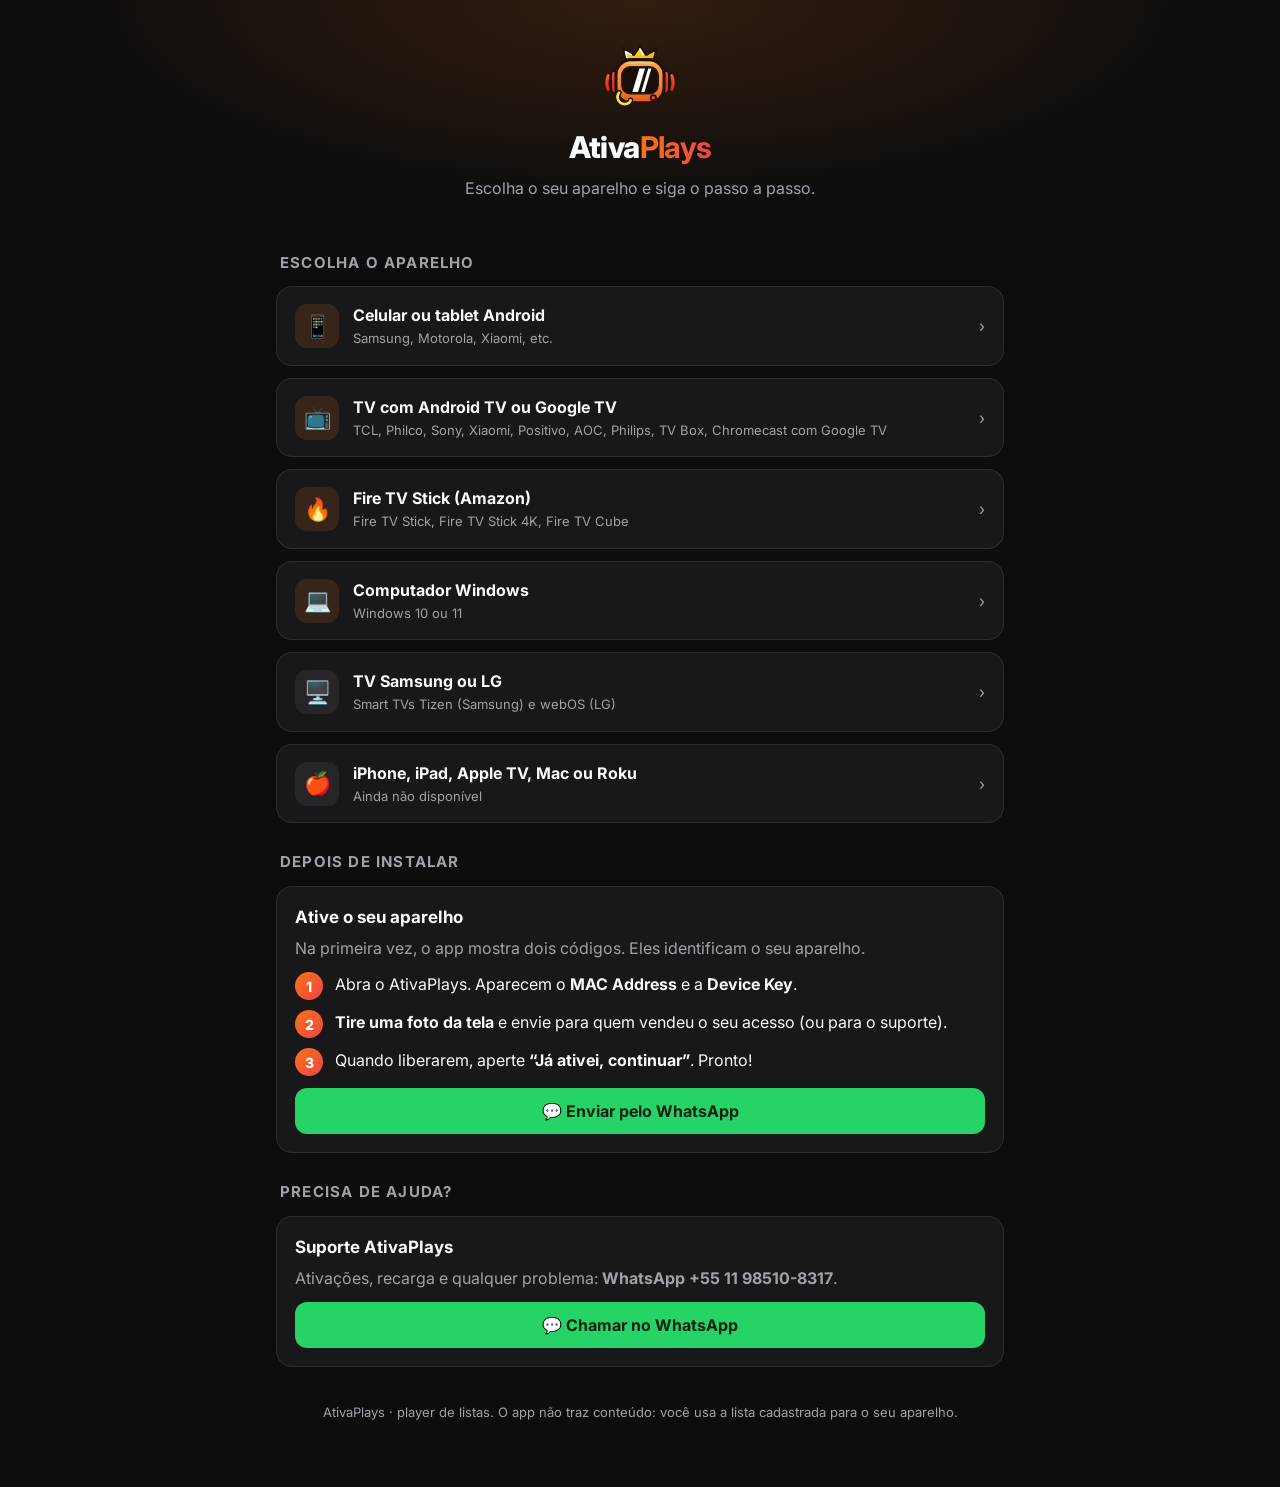
<file: instalar/index.html>
<!doctype html>
<html lang="pt-BR">
<head>
<meta charset="utf-8">
<meta name="viewport" content="width=device-width,initial-scale=1">
<title>Instalar AtivaPlays</title>
<meta name="description" content="Passo a passo para instalar o AtivaPlays no seu aparelho.">
<meta name="theme-color" content="#0D0D0D">
<link rel="icon" href="mascot.svg">
<link rel="preconnect" href="https://fonts.googleapis.com">
<link rel="preconnect" href="https://fonts.gstatic.com" crossorigin>
<link href="https://fonts.googleapis.com/css2?family=Inter:wght@400;600;700;800&display=swap" rel="stylesheet">
<style>
  :root {
    --bg: #0D0D0D; --surface: #18181B; --surface-2: #1F1F23; --text: #F9FAFB; --text-2: #A1A1AA;
    --line: rgba(255,255,255,.09); --a1: #F97316; --a2: #EF4444; --ok: #34D399; --wa: #25D366; --warn: #FBBF24;
  }
  * { box-sizing: border-box; margin: 0; padding: 0; }
  html { -webkit-text-size-adjust: 100%; }
  body { background: var(--bg); color: var(--text); font-family: Inter, system-ui, -apple-system, Segoe UI, Roboto, Arial, sans-serif; line-height: 1.5; }
  a { color: inherit; }
  .wrap { max-width: 760px; margin: 0 auto; padding: 0 16px 64px; }
  header { text-align: center; padding: 40px 0 24px; background: radial-gradient(ellipse at 50% 0%, rgba(249,115,22,.16), transparent 65%); }
  header img { width: 76px; }
  .word { font-weight: 800; font-size: 30px; letter-spacing: -.02em; margin-top: 6px; }
  .word b { background: linear-gradient(90deg, var(--a1), var(--a2)); -webkit-background-clip: text; background-clip: text; color: transparent; }
  header p { color: var(--text-2); margin-top: 6px; }
  h2 { font-size: 15px; color: var(--text-2); text-transform: uppercase; letter-spacing: .08em; margin: 28px 4px 12px; }
  details { background: var(--surface); border: 1px solid var(--line); border-radius: 16px; margin-bottom: 12px; overflow: hidden; }
  details[open] { border-color: rgba(249,115,22,.5); }
  summary { list-style: none; cursor: pointer; padding: 16px 18px; display: flex; align-items: center; gap: 14px; }
  summary::-webkit-details-marker { display: none; }
  .ico { width: 44px; height: 44px; flex: none; border-radius: 12px; background: rgba(249,115,22,.14); display: flex; align-items: center; justify-content: center; font-size: 22px; }
  .st { flex: 1; min-width: 0; }
  .st b { display: block; font-size: 16px; }
  .st small { display: block; color: var(--text-2); font-size: 13px; margin-top: 2px; }
  .chev { color: var(--text-2); transition: transform .2s; }
  details[open] .chev { transform: rotate(90deg); }
  .body { padding: 0 18px 18px; border-top: 1px solid var(--line); }
  ol { margin: 14px 0 0 0; padding-left: 22px; }
  li { margin: 10px 0; }
  li::marker { color: var(--a1); font-weight: 800; }
  .btn { display: inline-flex; align-items: center; justify-content: center; gap: 8px; min-height: 46px; padding: 0 20px; border-radius: 12px; font-weight: 700; text-decoration: none; margin-top: 12px; border: 0; font: inherit; font-weight: 700; cursor: pointer; }
  .btn.main { background: linear-gradient(90deg, var(--a1), var(--a2)); color: #fff; width: 100%; }
  .btn.wa { background: var(--wa); color: #06210F; width: 100%; }
  .btn.ghost { background: var(--surface-2); color: var(--text); border: 1px solid var(--line); }
  .url { margin-top: 8px; display: flex; gap: 8px; align-items: stretch; }
  .url code { flex: 1; min-width: 0; padding: 12px; border-radius: 10px; background: var(--bg); border: 1px dashed rgba(249,115,22,.6); font: 600 14px/1.4 ui-monospace, Consolas, monospace; word-break: break-all; }
  .url .btn { margin: 0; min-height: auto; padding: 0 14px; }
  .note { margin-top: 14px; padding: 12px 14px; border-radius: 12px; background: rgba(251,191,36,.08); border: 1px solid rgba(251,191,36,.3); color: #FDE68A; font-size: 14px; }
  .note.ok { background: rgba(52,211,153,.08); border-color: rgba(52,211,153,.3); color: #A7F3D0; }
  .muted { color: var(--text-2); }
  .soon .ico { background: rgba(255,255,255,.06); }
  .card { background: var(--surface); border: 1px solid var(--line); border-radius: 16px; padding: 18px; }
  .card h3 { font-size: 17px; }
  .card p { color: var(--text-2); margin-top: 6px; }
  .steps3 { display: grid; gap: 10px; margin-top: 12px; }
  .s3 { display: flex; gap: 12px; align-items: flex-start; }
  .s3 i { font-style: normal; width: 28px; height: 28px; flex: none; border-radius: 50%; background: linear-gradient(135deg, var(--a1), var(--a2)); color: #fff; font-weight: 800; display: flex; align-items: center; justify-content: center; font-size: 14px; }
  footer { text-align: center; color: var(--text-2); font-size: 13px; margin-top: 36px; }
  .copied { color: var(--ok) !important; }
</style>
</head>
<body>
<header>
  <img src="mascot.svg" alt="">
  <div class="word">Ativa<b>Plays</b></div>
  <p>Escolha o seu aparelho e siga o passo a passo.</p>
</header>

<main class="wrap">

  <h2>Escolha o aparelho</h2>

  <!-- ANDROID CELULAR / TABLET -->
  <details>
    <summary><span class="ico">📱</span><span class="st"><b>Celular ou tablet Android</b><small>Samsung, Motorola, Xiaomi, etc.</small></span><span class="chev">›</span></summary>
    <div class="body">
      <a class="btn main" href="../tv.apk" download>⬇ Baixar o AtivaPlays (Android)</a>
      <ol>
        <li>Toque no botão acima. O celular baixa o arquivo <b>tv.apk</b>.</li>
        <li>Quando terminar, toque em <b>Abrir</b> (ou abra a pasta <b>Downloads</b> e toque no arquivo).</li>
        <li>Se aparecer <b>“Por segurança, seu telefone não permite instalar apps desta fonte”</b>, toque em <b>Configurações</b> e ative <b>Permitir desta fonte</b>. Volte.</li>
        <li>Toque em <b>Instalar</b>. Se o Google Play Protect avisar, toque em <b>Instalar mesmo assim</b>.</li>
        <li>Abra o AtivaPlays e siga <b>Depois de instalar</b>, lá embaixo.</li>
      </ol>
    </div>
  </details>

  <!-- ANDROID TV / GOOGLE TV -->
  <details>
    <summary><span class="ico">📺</span><span class="st"><b>TV com Android TV ou Google TV</b><small>TCL, Philco, Sony, Xiaomi, Positivo, AOC, Philips, TV Box, Chromecast com Google TV</small></span><span class="chev">›</span></summary>
    <div class="body">
      <ol>
        <li>Na TV, abra a <b>Play Store</b> (Google Play), procure <b>Downloader</b> e instale. É o app de ícone <b>laranja</b>.</li>
        <li>Abra o <b>Downloader</b>. Se pedir acesso a arquivos, toque em <b>Permitir</b>.</li>
        <li>No campo de endereço, digite com o controle:
          <div class="url"><code id="u-tv">is.gd/ativaplays</code><button class="btn ghost" data-copy="u-tv">Copiar</button></div>
          e aperte <b>Go</b>.</li>
        <li>Se a TV disser que <b>não permite instalar apps desta fonte</b>, toque em <b>Configurações</b>, ative para o <b>Downloader</b> e volte.</li>
        <li>Toque em <b>Instalar</b> e depois em <b>Abrir</b>.</li>
        <li>O AtivaPlays fica na tela inicial da TV, em <b>Apps</b>. Siga <b>Depois de instalar</b>, lá embaixo.</li>
      </ol>
      <div class="note ok">Use as setas do controle para andar, <b>OK</b> para abrir e <b>Voltar</b> para sair. No player, <b>OK</b> abre as opções e a escolha de qualidade.</div>
    </div>
  </details>

  <!-- FIRE TV -->
  <details>
    <summary><span class="ico">🔥</span><span class="st"><b>Fire TV Stick (Amazon)</b><small>Fire TV Stick, Fire TV Stick 4K, Fire TV Cube</small></span><span class="chev">›</span></summary>
    <div class="body">
      <ol>
        <li>Na tela inicial, vá em <b>Buscar</b> (lupa), digite <b>Downloader</b> e instale.</li>
        <li>Vá em <b>Configurações</b> → <b>Minha Fire TV</b> → <b>Opções do desenvolvedor</b> → <b>Instalar apps desconhecidos</b> → ative para o <b>Downloader</b>.
          <br><span class="muted">Se não aparecer “Opções do desenvolvedor”: vá em Minha Fire TV → <b>Sobre</b> e aperte <b>OK 7 vezes</b> em cima do nome do aparelho. Volte uma tela e a opção aparece.</span></li>
        <li>Abra o <b>Downloader</b>, digite o endereço:
          <div class="url"><code id="u-fire">is.gd/ativaplays</code><button class="btn ghost" data-copy="u-fire">Copiar</button></div>
          e aperte <b>Go</b>.</li>
        <li>Toque em <b>Instalar</b> e depois em <b>Abrir</b>.</li>
        <li>Siga <b>Depois de instalar</b>, lá embaixo.</li>
      </ol>
    </div>
  </details>

  <!-- WINDOWS -->
  <details>
    <summary><span class="ico">💻</span><span class="st"><b>Computador Windows</b><small>Windows 10 ou 11</small></span><span class="chev">›</span></summary>
    <div class="body">
      <a class="btn main" href="../pc.zip" download>⬇ Baixar o AtivaPlays (Windows)</a>
      <ol>
        <li>Clique no botão acima e espere baixar o arquivo <b>pc.zip</b>.</li>
        <li>Clique com o botão direito no arquivo → <b>Extrair tudo</b> → <b>Extrair</b>.</li>
        <li>Abra a pasta <b>AtivaPlays-Windows</b> e dê dois cliques em <b>ativaplays.exe</b>.</li>
        <li>Se aparecer <b>“O Windows protegeu o computador”</b>, clique em <b>Mais informações</b> → <b>Executar assim mesmo</b>.</li>
        <li>Dica: clique com o botão direito no <b>ativaplays.exe</b> → <b>Enviar para</b> → <b>Área de trabalho (criar atalho)</b>.</li>
      </ol>
      <div class="note">Não tire o <b>ativaplays.exe</b> de dentro da pasta: ele precisa dos outros arquivos ao lado.</div>
    </div>
  </details>

  <!-- SAMSUNG / LG -->
  <details class="soon">
    <summary><span class="ico">🖥️</span><span class="st"><b>TV Samsung ou LG</b><small>Smart TVs Tizen (Samsung) e webOS (LG)</small></span><span class="chev">›</span></summary>
    <div class="body">
      <p style="margin-top:14px">O app para <b>Samsung</b> e <b>LG</b> está pronto, mas essas TVs só aceitam apps da <b>loja oficial</b> delas. Enquanto o AtivaPlays não chega nas lojas, a instalação é feita <b>com a ajuda do suporte</b>.</p>
      <a class="btn wa" href="https://wa.me/5511985108317?text=Ol%C3%A1!%20Quero%20instalar%20o%20AtivaPlays%20na%20minha%20TV%20Samsung%2FLG." target="_blank" rel="noopener">💬 Falar com o suporte</a>
      <div class="note ok">Tem um <b>TV Box</b>, <b>Fire TV Stick</b> ou <b>Chromecast com Google TV</b>? Ligue na TV Samsung/LG e use o passo a passo deles: funciona na hora.</div>
    </div>
  </details>

  <!-- APPLE / ROKU -->
  <details class="soon">
    <summary><span class="ico">🍎</span><span class="st"><b>iPhone, iPad, Apple TV, Mac ou Roku</b><small>Ainda não disponível</small></span><span class="chev">›</span></summary>
    <div class="body">
      <p style="margin-top:14px">O AtivaPlays ainda não está disponível para aparelhos <b>Apple</b> e <b>Roku</b>.</p>
      <div class="note ok">Alternativa: um <b>Fire TV Stick</b>, <b>Chromecast com Google TV</b> ou <b>TV Box Android</b> ligado na TV resolve: siga o passo a passo deles acima.</div>
    </div>
  </details>

  <h2>Depois de instalar</h2>
  <div class="card">
    <h3>Ative o seu aparelho</h3>
    <p>Na primeira vez, o app mostra dois códigos. Eles identificam o seu aparelho.</p>
    <div class="steps3">
      <div class="s3"><i>1</i><div>Abra o AtivaPlays. Aparecem o <b>MAC Address</b> e a <b>Device Key</b>.</div></div>
      <div class="s3"><i>2</i><div><b>Tire uma foto da tela</b> e envie para quem vendeu o seu acesso (ou para o suporte).</div></div>
      <div class="s3"><i>3</i><div>Quando liberarem, aperte <b>“Já ativei, continuar”</b>. Pronto!</div></div>
    </div>
    <a class="btn wa" href="https://wa.me/5511985108317?text=Ol%C3%A1!%20Instalei%20o%20AtivaPlays%20e%20quero%20ativar.%20Vou%20mandar%20a%20foto%20dos%20c%C3%B3digos." target="_blank" rel="noopener">💬 Enviar pelo WhatsApp</a>
  </div>

  <h2>Precisa de ajuda?</h2>
  <div class="card">
    <h3>Suporte AtivaPlays</h3>
    <p>Ativações, recarga e qualquer problema: <b>WhatsApp +55 11 98510-8317</b>.</p>
    <a class="btn wa" href="https://wa.me/5511985108317?text=Ol%C3%A1!%20Preciso%20de%20ajuda%20para%20instalar%20o%20AtivaPlays." target="_blank" rel="noopener">💬 Chamar no WhatsApp</a>
  </div>

  <footer>AtivaPlays · player de listas. O app não traz conteúdo: você usa a lista cadastrada para o seu aparelho.</footer>
</main>

<script>
  // Botão "Copiar" do endereço; abre só um aparelho por vez.
  document.querySelectorAll('[data-copy]').forEach(function (b) {
    b.addEventListener('click', function (e) {
      e.preventDefault();
      var t = document.getElementById(b.getAttribute('data-copy')).textContent;
      var done = function () { b.textContent = 'Copiado!'; b.classList.add('copied'); setTimeout(function () { b.textContent = 'Copiar'; b.classList.remove('copied'); }, 1800); };
      if (navigator.clipboard) { navigator.clipboard.writeText(t).then(done, function () {}); }
    });
  });
  document.querySelectorAll('details').forEach(function (d) {
    d.addEventListener('toggle', function () {
      if (!d.open) { return; }
      document.querySelectorAll('details').forEach(function (o) { if (o !== d) { o.open = false; } });
    });
  });
</script>
</body>
</html>
</file>
